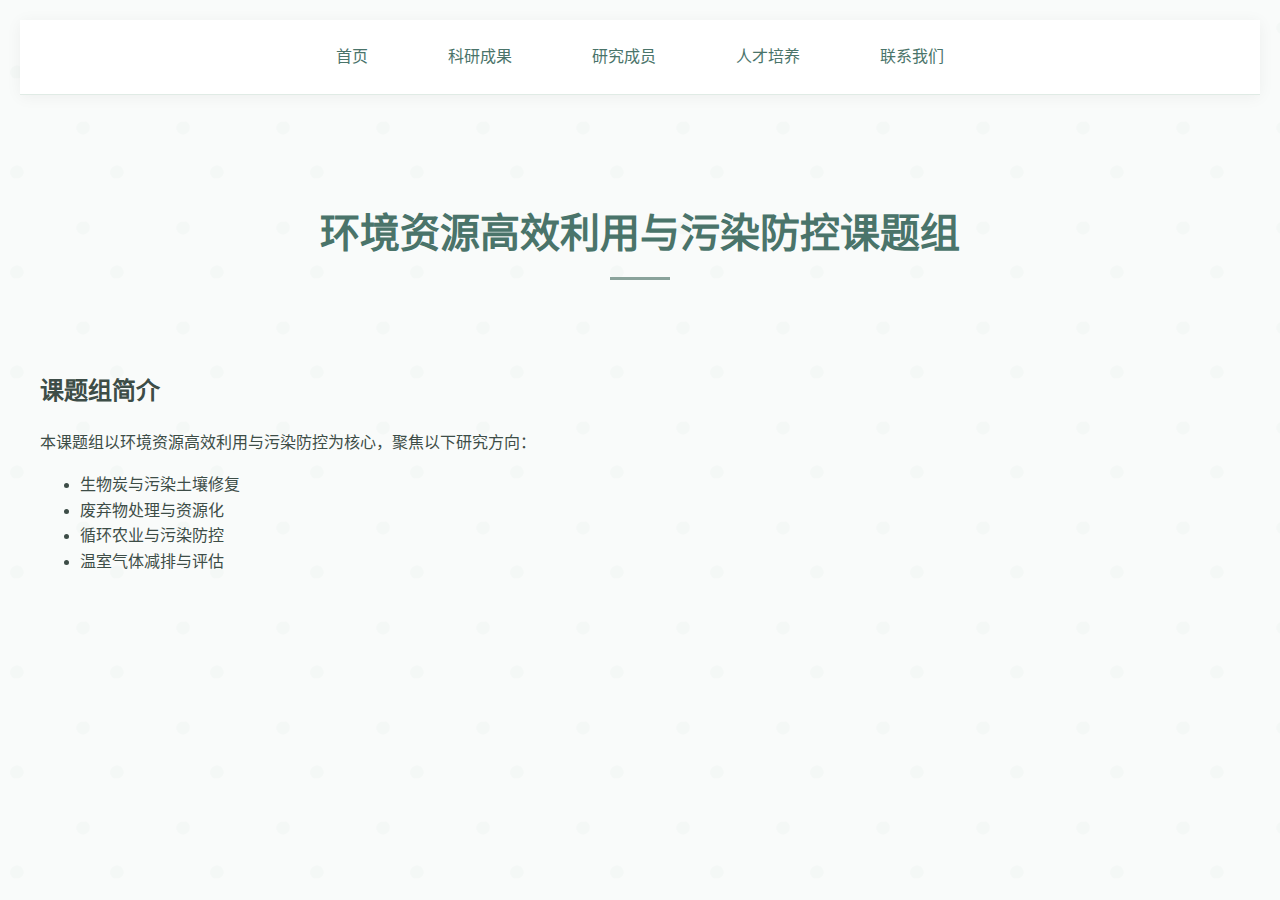
<file: index.html>
<!DOCTYPE html>
<html lang="zh-CN">
<head>
    <meta charset="UTF-8">
    <meta name="viewport" content="width=device-width, initial-scale=1.0">
    <title>环境资源研究课题组 - 华中农业大学</title>
    <link rel="stylesheet" href="styles.css">
</head>
<body>
    <nav class="main-nav">
        <ul>
            <li><a href="index.html">首页</a></li>
            <li><a href="research.html">科研成果</a></li>
            <li><a href="members.html">研究成员</a></li>
            <li><a href="admission.html">人才培养</a></li>
            <li><a href="contact.html">联系我们</a></li>
        </ul>
    </nav>

    <header class="page-header">
        <h1>环境资源高效利用与污染防控课题组</h1>
    </header>

    <main class="container">
        <section class="intro-section">
            <h2>课题组简介</h2>
            <p>本课题组以环境资源高效利用与污染防控为核心，聚焦以下研究方向：</p>
            <ul class="research-areas">
                <li>生物炭与污染土壤修复</li>
                <li>废弃物处理与资源化</li>
                <li>循环农业与污染防控</li>
                <li>温室气体减排与评估</li>
            </ul>
        </section>
    </main>
</body>
</html>
</file>
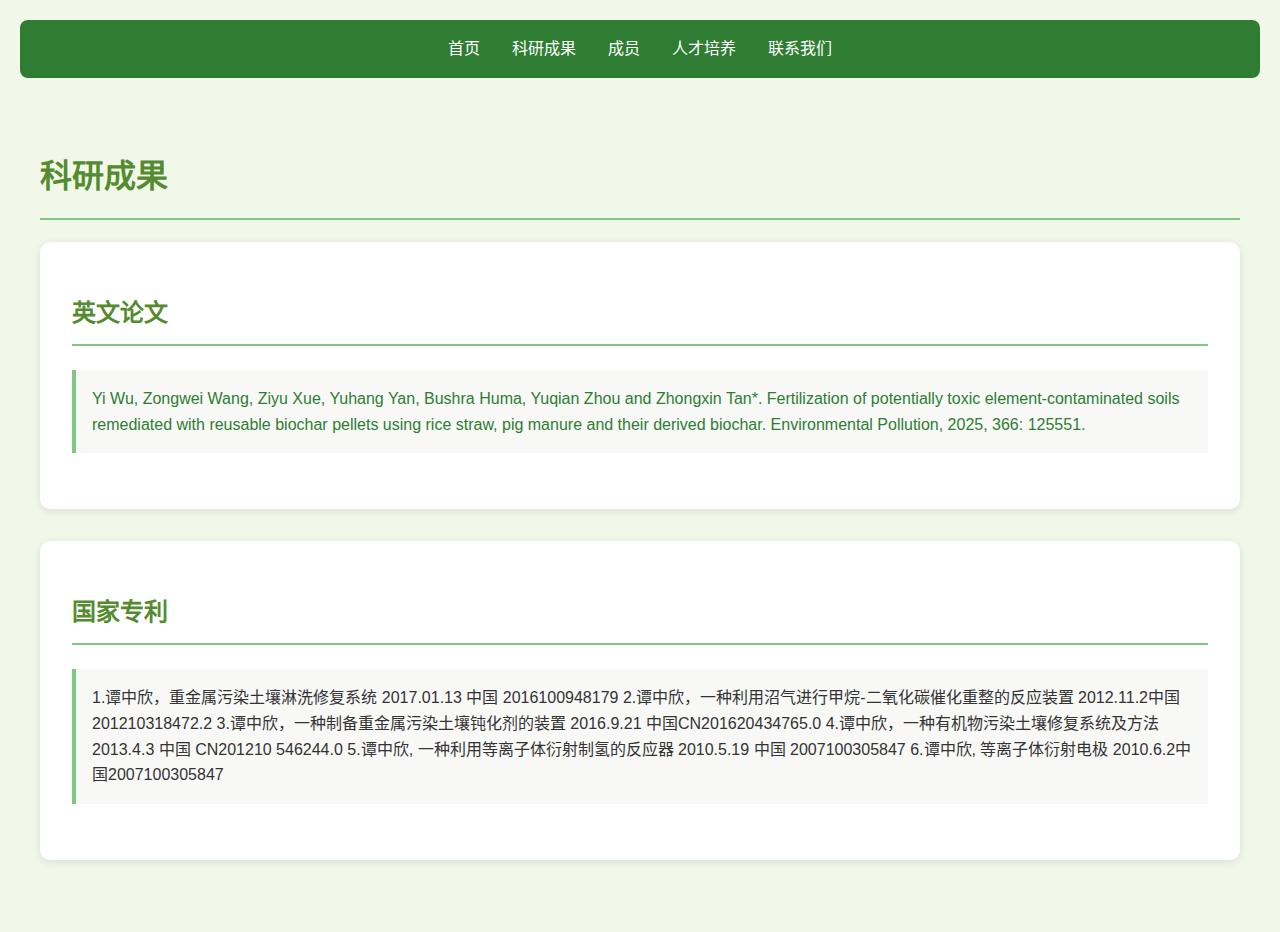
<file: achievements.html>
<!DOCTYPE html>
<html lang="zh-CN">
<head>
    <meta charset="UTF-8">
    <meta name="viewport" content="width=device-width, initial-scale=1.0">
    <title>科研成果</title>
    <link rel="stylesheet" href="css/styles.css">
</head>
<body>
    <nav>
        <ul>
            <li><a href="index.html">首页</a></li>
            <li><a href="achievements.html">科研成果</a></li>
            <li><a href="members.html">成员</a></li>
            <li><a href="recruitment.html">人才培养</a></li>
            <li><a href="contact.html">联系我们</a></li>
        </ul>
    </nav>

    <div class="container">
        <h1>科研成果</h1>
        
        <section class="paper-list">
            <h2>英文论文</h2>
            <div class="paper-item">
                <a href="https://doi.org/10.1016/j.envpol.2024.125551" target="_blank">
                    Yi Wu, Zongwei Wang, Ziyu Xue, Yuhang Yan, Bushra Huma, Yuqian Zhou and Zhongxin Tan*. Fertilization of potentially toxic element-contaminated soils remediated with reusable biochar pellets using rice straw, pig manure and their derived biochar. Environmental Pollution, 2025, 366: 125551.
                </a>
            </div>
            <!-- 重复paper-item结构添加其他论文 -->
        </section>

        <section class="paper-list">
            <h2>国家专利</h2>
            <div class="paper-item">
                1.谭中欣，重金属污染土壤淋洗修复系统 2017.01.13 中国 2016100948179
                2.谭中欣，一种利用沼气进行甲烷-二氧化碳催化重整的反应装置 2012.11.2中国 201210318472.2
                3.谭中欣，一种制备重金属污染土壤钝化剂的装置 2016.9.21 中国CN201620434765.0
                4.谭中欣，一种有机物污染土壤修复系统及方法 2013.4.3 中国 CN201210 546244.0
                5.谭中欣, 一种利用等离子体衍射制氢的反应器 2010.5.19 中国 2007100305847
                6.谭中欣, 等离子体衍射电极 2010.6.2中国2007100305847
        </section>
    </div>
</body>
</html>
</file>
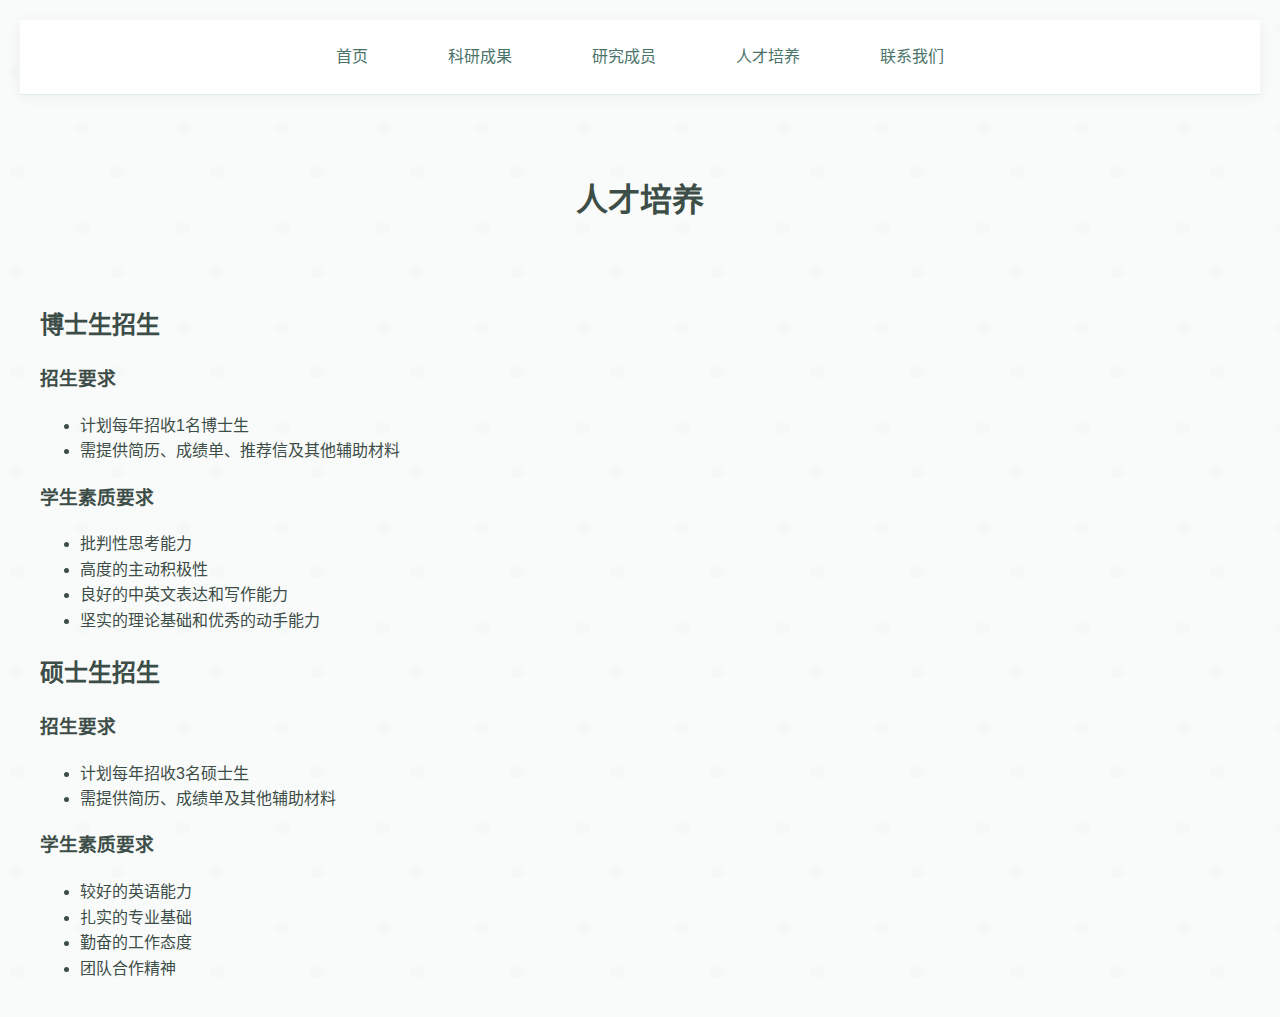
<file: admission.html>
<!DOCTYPE html>
<html lang="zh-CN">
<head>
    <meta charset="UTF-8">
    <link rel="stylesheet" href="styles.css">
    <title>人才培养 - 环境资源课题组</title>
</head>
<body>
    <nav class="main-nav">
        <ul>
            <li><a href="index.html">首页</a></li>
            <li><a href="research.html">科研成果</a></li>
            <li><a href="members.html">研究成员</a></li>
            <li><a href="admission.html">人才培养</a></li>
            <li><a href="contact.html">联系我们</a></li>
        </ul>
    </nav>

    <main class="container">
        <h1 class="page-header">人才培养</h1>

        <section class="admission-section">
            <h2>博士生招生</h2>
            <div class="requirements">
                <h3>招生要求</h3>
                <ul>
                    <li>计划每年招收1名博士生</li>
                    <li>需提供简历、成绩单、推荐信及其他辅助材料</li>
                </ul>
                
                <h3>学生素质要求</h3>
                <ul>
                    <li>批判性思考能力</li>
                    <li>高度的主动积极性</li>
                    <li>良好的中英文表达和写作能力</li>
                    <li>坚实的理论基础和优秀的动手能力</li>
                </ul>
            </div>
        </section>

        <section class="admission-section">
            <h2>硕士生招生</h2>
            <div class="requirements">
                <h3>招生要求</h3>
                <ul>
                    <li>计划每年招收3名硕士生</li>
                    <li>需提供简历、成绩单及其他辅助材料</li>
                </ul>
                
                <h3>学生素质要求</h3>
                <ul>
                    <li>较好的英语能力</li>
                    <li>扎实的专业基础</li>
                    <li>勤奋的工作态度</li>
                    <li>团队合作精神</li>
                </ul>
            </div>
        </section>
    </main>
</body>
</html>
</file>
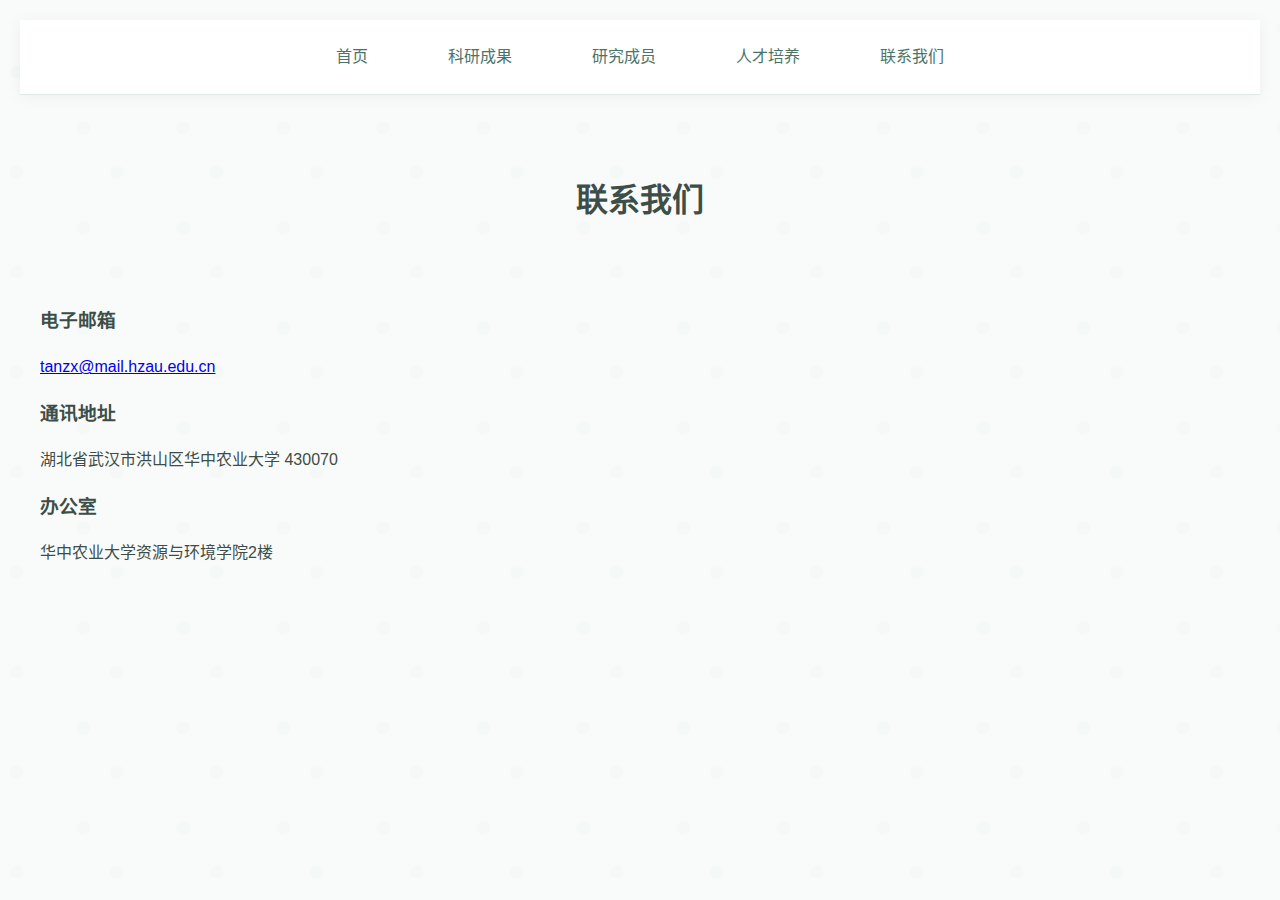
<file: contact.html>
<!DOCTYPE html>
<html lang="zh-CN">
<head>
    <meta charset="UTF-8">
    <link rel="stylesheet" href="styles.css">
    <title>联系我们 - 环境资源课题组</title>
</head>
<body>
    <nav class="main-nav">
        <ul>
            <li><a href="index.html">首页</a></li>
            <li><a href="research.html">科研成果</a></li>
            <li><a href="members.html">研究成员</a></li>
            <li><a href="admission.html">人才培养</a></li>
            <li><a href="contact.html">联系我们</a></li>
        </ul>
    </nav>

    <main class="container">
        <h1 class="page-header">联系我们</h1>
        
        <div class="contact-info">
            <div class="contact-item">
                <h3>电子邮箱</h3>
                <p><a href="mailto:tanzx@mail.hzau.edu.cn">tanzx@mail.hzau.edu.cn</a></p>
            </div>

            <div class="contact-item">
                <h3>通讯地址</h3>
                <p>湖北省武汉市洪山区华中农业大学 430070</p>
            </div>

            <div class="contact-item">
                <h3>办公室</h3>
                <p>华中农业大学资源与环境学院2楼</p>
            </div>
        </div>
    </main>
</body>
</html>
</file>
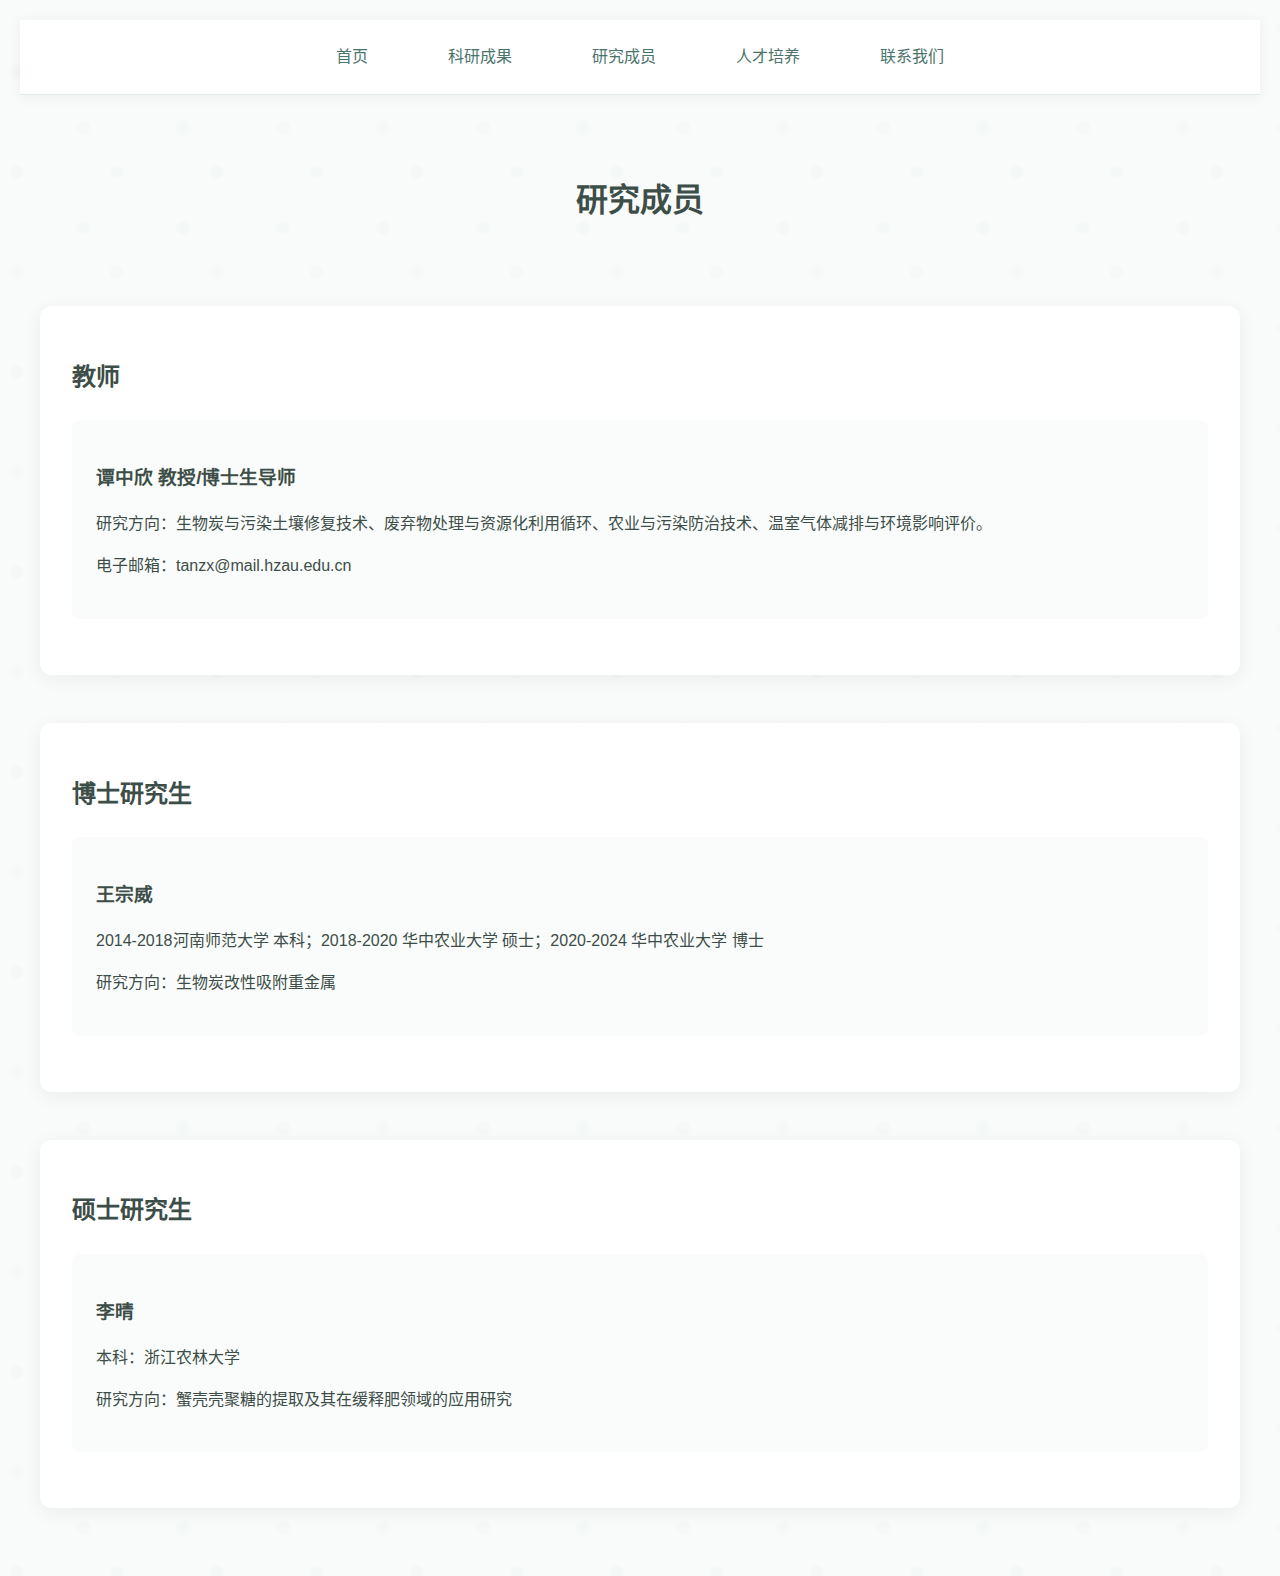
<file: members.html>
<!DOCTYPE html>
<html lang="zh-CN">
<head>
    <meta charset="UTF-8">
    <link rel="stylesheet" href="styles.css">
    <title>研究成员 - 环境资源课题组</title>
</head>
<body>
    <nav class="main-nav">
        <ul>
            <li><a href="index.html">首页</a></li>
            <li><a href="research.html">科研成果</a></li>
            <li><a href="members.html">研究成员</a></li>
            <li><a href="admission.html">人才培养</a></li>
            <li><a href="contact.html">联系我们</a></li>
        </ul>
    </nav>

    <main class="container">
        <h1 class="page-header">研究成员</h1>

        <section class="member-category">
            <h2>教师</h2>
            <div class="member-card">
                <h3>谭中欣 教授/博士生导师</h3>
                <p>研究方向：生物炭与污染土壤修复技术、废弃物处理与资源化利用循环、农业与污染防治技术、温室气体减排与环境影响评价。</p>
                <p>电子邮箱：tanzx@mail.hzau.edu.cn</p>
            </div>
        </section>

        <section class="member-category">
            <h2>博士研究生</h2>
            <div class="member-card">
                <h3>王宗威</h3>
                <p>2014-2018河南师范大学 本科；2018-2020 华中农业大学 硕士；2020-2024 华中农业大学 博士</p>
                <p>研究方向：生物炭改性吸附重金属</p>
            </div>
            <!-- 添加其他博士成员条目 -->
        </section>

        <section class="member-category">
            <h2>硕士研究生</h2>
            <div class="member-card">
                <h3>李晴</h3>
                <p>本科：浙江农林大学</p>
                <p>研究方向：蟹壳壳聚糖的提取及其在缓释肥领域的应用研究</p>
            </div>
            <!-- 添加其他硕士成员条目 -->
        </section>
    </main>
</body>
</html>
</file>
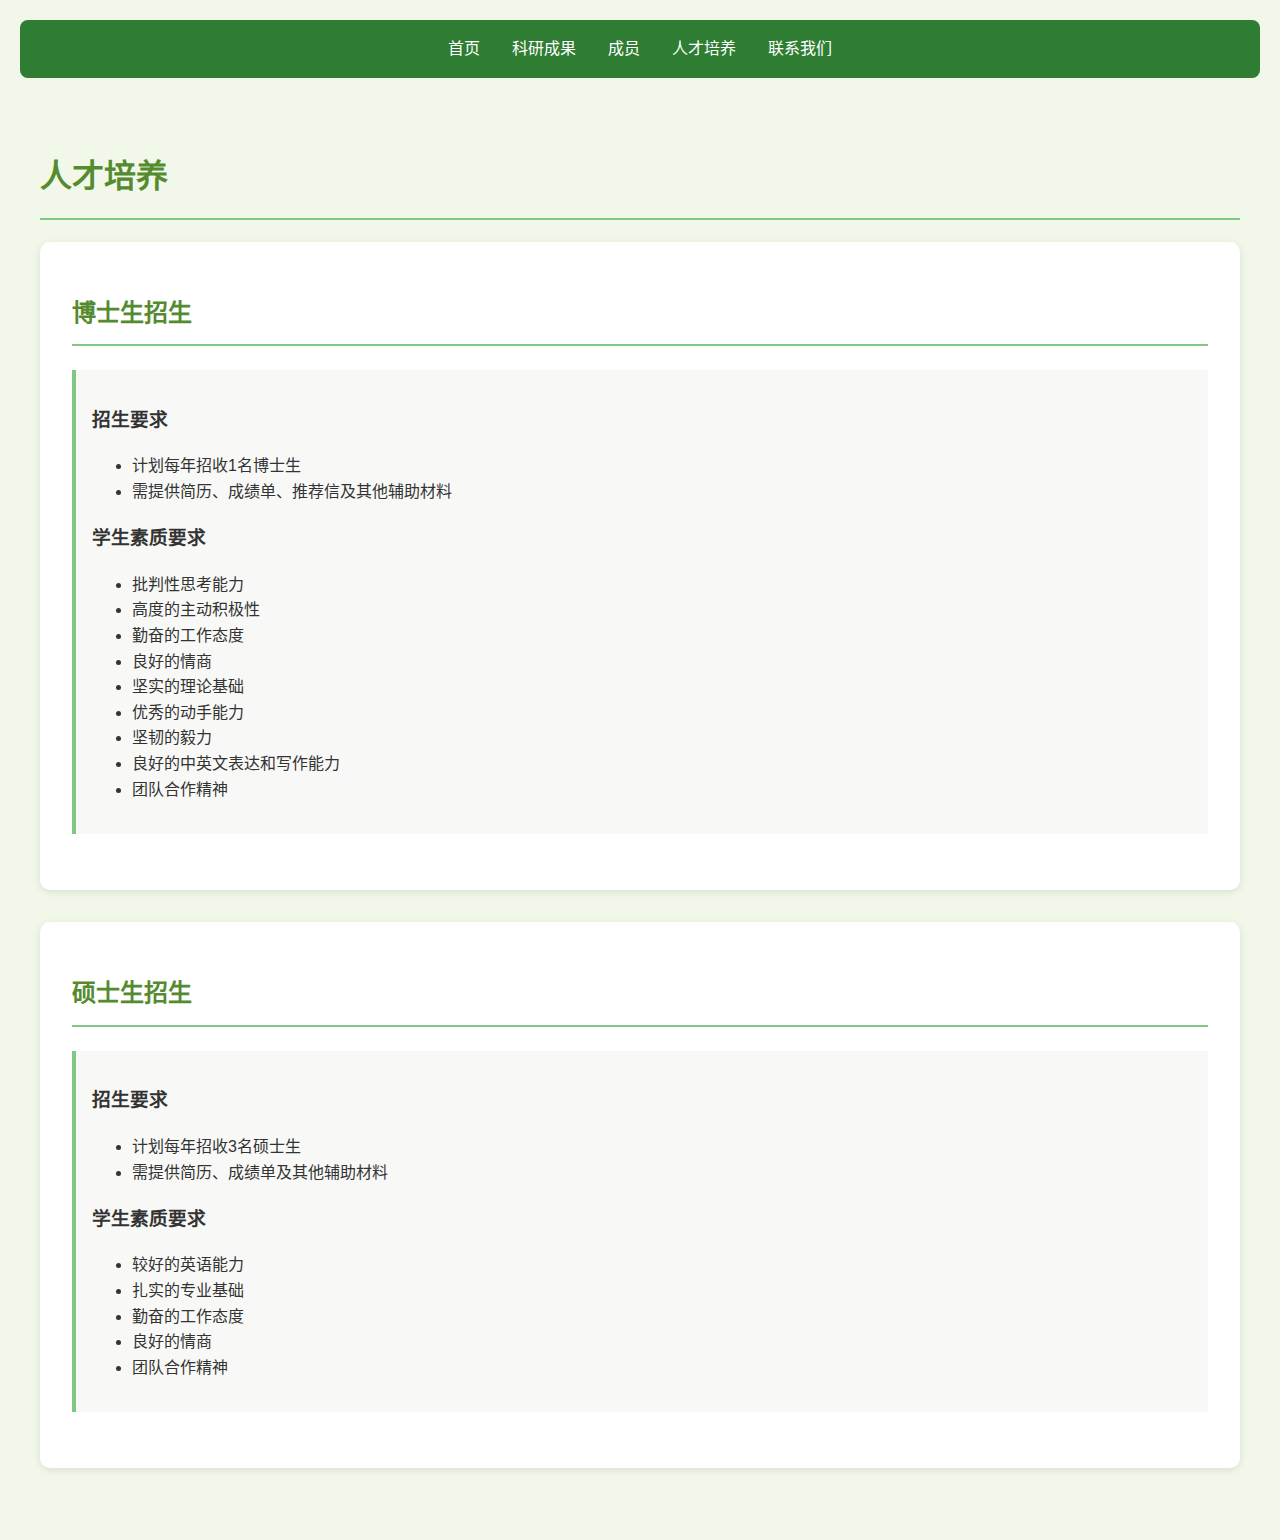
<file: recruitment.html>
<!DOCTYPE html>
<html lang="zh-CN">
<head>
    <meta charset="UTF-8">
    <meta name="viewport" content="width=device-width, initial-scale=1.0">
    <title>人才培养</title>
    <link rel="stylesheet" href="css/styles.css">
</head>
<body>
    <nav>
        <ul>
            <li><a href="index.html">首页</a></li>
            <li><a href="achievements.html">科研成果</a></li>
            <li><a href="members.html">成员</a></li>
            <li><a href="recruitment.html">人才培养</a></li>
            <li><a href="contact.html">联系我们</a></li>
        </ul>
    </nav>

    <div class="container">
        <h1>人才培养</h1>
        
        <section class="paper-list">
            <h2>博士生招生</h2>
            <div class="paper-item">
                <h3>招生要求</h3>
                <ul>
                    <li>计划每年招收1名博士生</li>
                    <li>需提供简历、成绩单、推荐信及其他辅助材料</li>
                </ul>
                
                <h3>学生素质要求</h3>
                <ul>
                    <li>批判性思考能力</li>
                    <li>高度的主动积极性</li>
                    <li>勤奋的工作态度</li>
                    <li>良好的情商</li>
                    <li>坚实的理论基础</li>
                    <li>优秀的动手能力</li>
                    <li>坚韧的毅力</li>
                    <li>良好的中英文表达和写作能力</li>
                    <li>团队合作精神</li>
                </ul>
            </div>
        </section>

        <section class="paper-list">
            <h2>硕士生招生</h2>
            <div class="paper-item">
                <h3>招生要求</h3>
                <ul>
                    <li>计划每年招收3名硕士生</li>
                    <li>需提供简历、成绩单及其他辅助材料</li>
                </ul>
                
                <h3>学生素质要求</h3>
                <ul>
                    <li>较好的英语能力</li>
                    <li>扎实的专业基础</li>
                    <li>勤奋的工作态度</li>
                    <li>良好的情商</li>
                    <li>团队合作精神</li>
                </ul>
            </div>
        </section>
    </div>
</body>
</html>
</file>
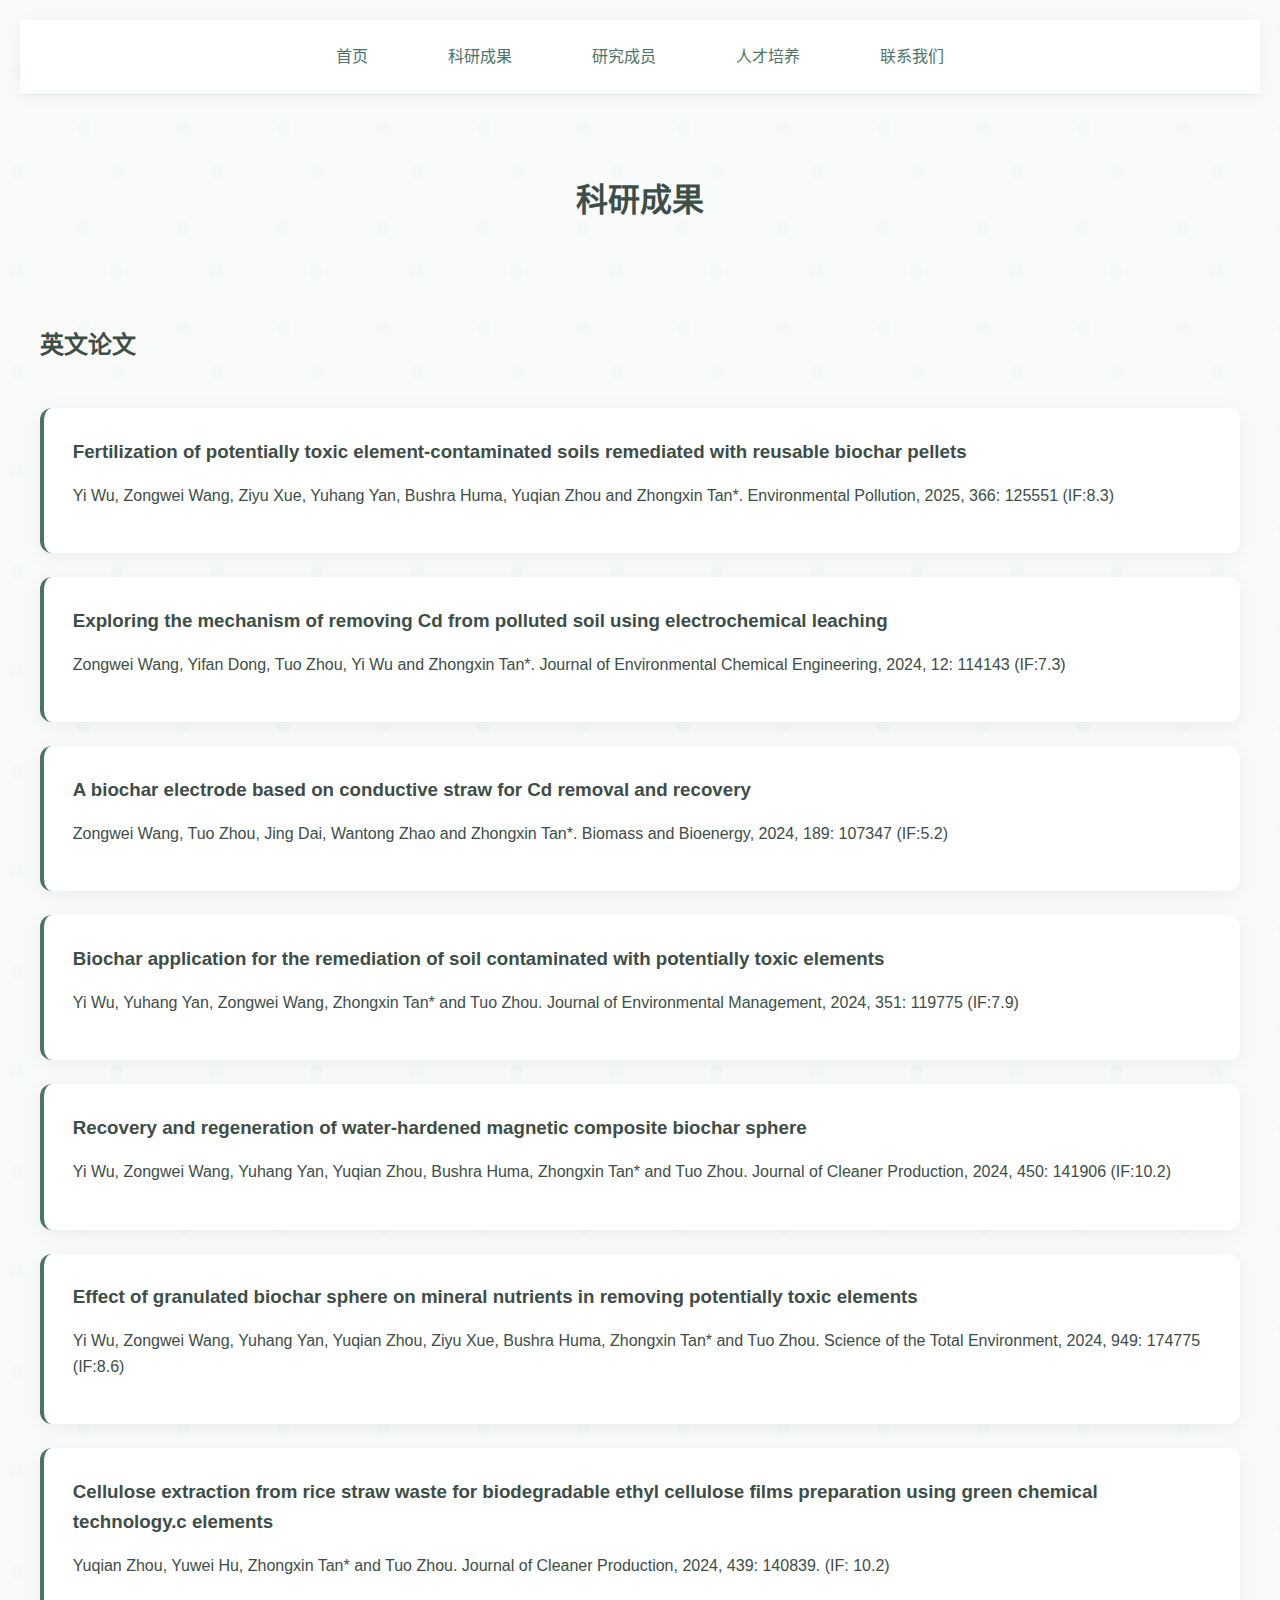
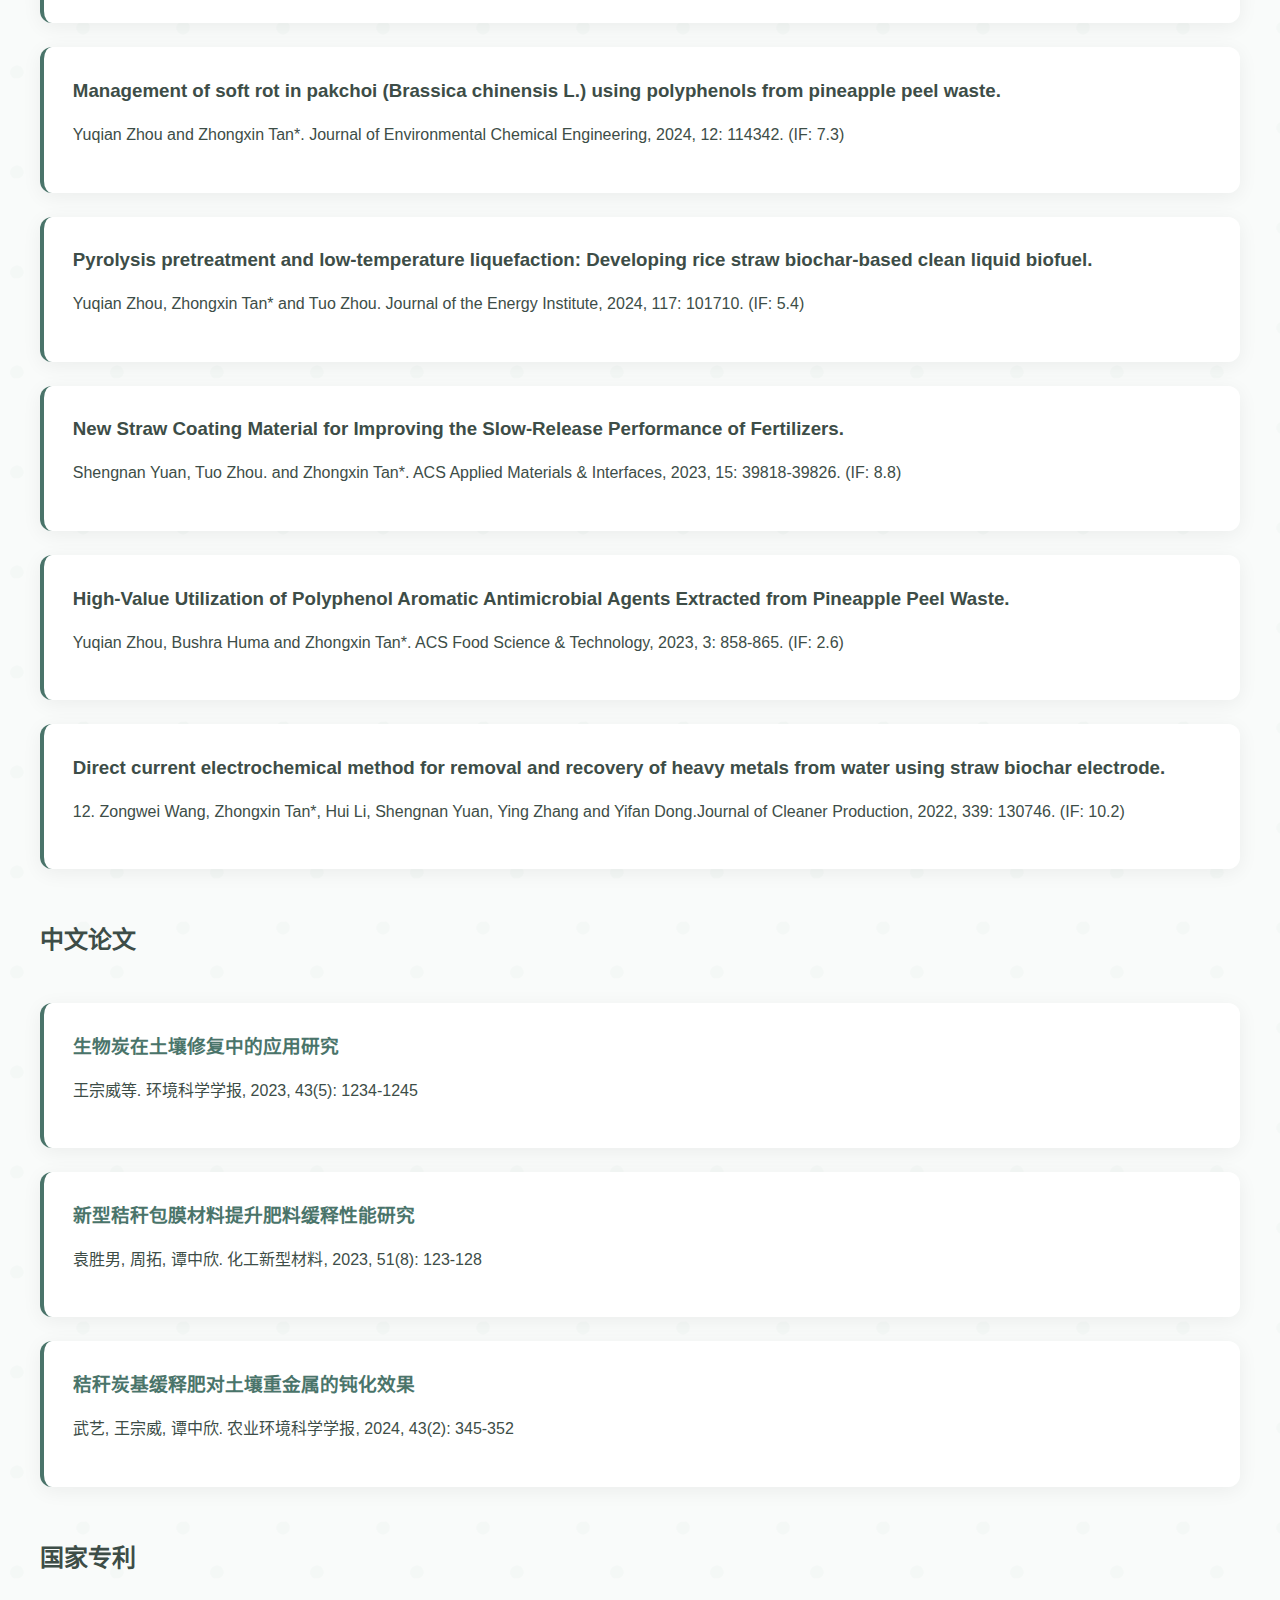
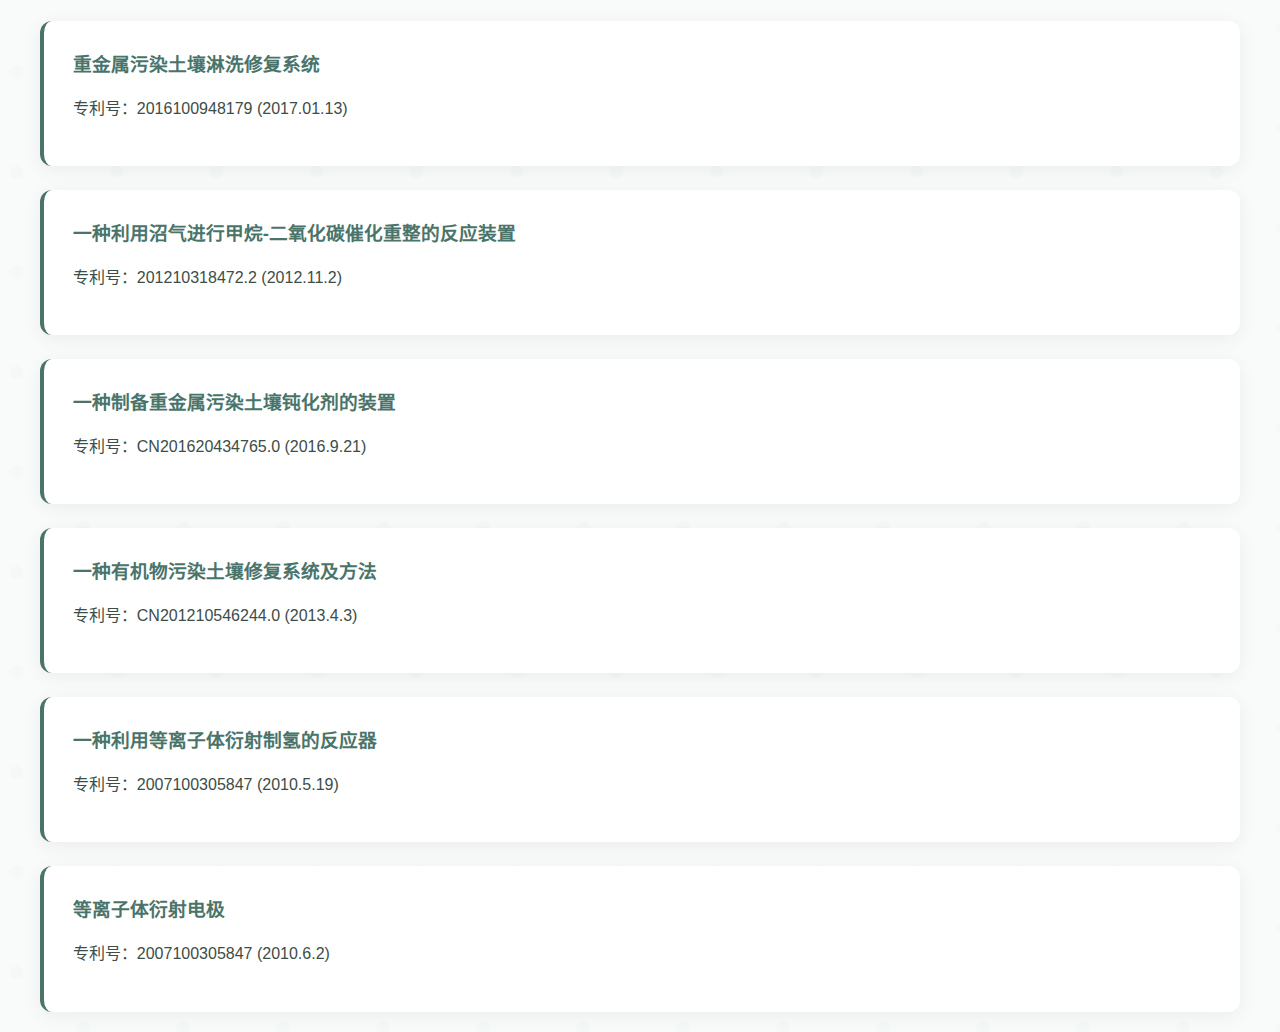
<file: research.html>
<!DOCTYPE html>
<html lang="zh-CN">
<head>
    <meta charset="UTF-8">
    <link rel="stylesheet" href="styles.css">
    <title>科研成果 - 环境资源课题组</title>
</head>
<body>
    <nav class="main-nav">
        <ul>
            <li><a href="index.html">首页</a></li>
            <li><a href="research.html">科研成果</a></li>
            <li><a href="members.html">研究成员</a></li>
            <li><a href="admission.html">人才培养</a></li>
            <li><a href="contact.html">联系我们</a></li>
        </ul>
    </nav>

    <main class="container">
        <h1 class="page-header">科研成果</h1>
        
        <section class="paper-list">
            <h2>英文论文</h2>
            <div class="paper-item">
                <h3><a href="https://doi.org/10.1016/j.envpol.2024.125551" target="_blank">Fertilization of potentially toxic element-contaminated soils remediated with reusable biochar pellets</a></h3>
                <p>Yi Wu, Zongwei Wang, Ziyu Xue, Yuhang Yan, Bushra Huma, Yuqian Zhou and Zhongxin Tan*. Environmental Pollution, 2025, 366: 125551 (IF:8.3)</p>
            </div>
            <div class="paper-item">
                <h3><a href="https://doi.org/10.1016/j.jece.2024.113143" target="_blank">Exploring the mechanism of removing Cd from polluted soil using electrochemical leaching</a></h3>
                <p>Zongwei Wang, Yifan Dong, Tuo Zhou, Yi Wu and Zhongxin Tan*. Journal of Environmental Chemical Engineering, 2024, 12: 114143 (IF:7.3)</p>
            </div>
            <div class="paper-item">
                <h3><a href="https://doi.org/10.1016/j.biombioe.2024.107347" target="_blank">A biochar electrode based on conductive straw for Cd removal and recovery</a></h3>
                <p>Zongwei Wang, Tuo Zhou, Jing Dai, Wantong Zhao and Zhongxin Tan*. Biomass and Bioenergy, 2024, 189: 107347 (IF:5.2)</p>
            </div>
            <div class="paper-item">
                <h3><a href="https://doi.org/10.1016/j.jenvman.2023.119775" target="_blank">Biochar application for the remediation of soil contaminated with potentially toxic elements</a></h3>
                <p>Yi Wu, Yuhang Yan, Zongwei Wang, Zhongxin Tan* and Tuo Zhou. Journal of Environmental Management, 2024, 351: 119775 (IF:7.9)</p>
            </div>
            <div class="paper-item">
                <h3><a href="https://doi.org/10.1016/j.jclepro.2024.141906" target="_blank">Recovery and regeneration of water-hardened magnetic composite biochar sphere</a></h3>
                <p>Yi Wu, Zongwei Wang, Yuhang Yan, Yuqian Zhou, Bushra Huma, Zhongxin Tan* and Tuo Zhou. Journal of Cleaner Production, 2024, 450: 141906 (IF:10.2)</p>
            </div>
            <div class="paper-item">
                <h3><a href="https://doi.org/10.1016/j.scitotenv.2024.174775" target="_blank">Effect of granulated biochar sphere on mineral nutrients in removing potentially toxic elements</a></h3>
                <p>Yi Wu, Zongwei Wang, Yuhang Yan, Yuqian Zhou, Ziyu Xue, Bushra Huma, Zhongxin Tan* and Tuo Zhou. Science of the Total Environment, 2024, 949: 174775 (IF:8.6)</p>
            </div>
            <div class="paper-item">
                <h3><a href="https://doi.org/10.1016/j.jclepro.2024.140839" target="_blank">Cellulose extraction from rice straw waste for biodegradable ethyl cellulose films preparation using green chemical technology.c elements</a></h3>
                <p>Yuqian Zhou, Yuwei Hu, Zhongxin Tan* and Tuo Zhou. Journal of Cleaner Production, 2024, 439: 140839. (IF: 10.2) </p>
            </div>
            <div class="paper-item">
                <h3><a href="https://doi.org/10.1016/j.jece.2024.114342" target="_blank">Management of soft rot in pakchoi (Brassica chinensis L.) using polyphenols from pineapple peel waste.</a></h3>
                <p>Yuqian Zhou and Zhongxin Tan*. Journal of Environmental Chemical Engineering, 2024, 12: 114342. (IF: 7.3)</p>
            </div>
            <div class="paper-item">
                <h3><a href="https://doi.org/10.1016/j.joei.2024.101710" target="_blank">Pyrolysis pretreatment and low-temperature liquefaction: Developing rice straw biochar-based clean liquid biofuel.</a></h3>
                <p>Yuqian Zhou, Zhongxin Tan* and Tuo Zhou. Journal of the Energy Institute, 2024, 117: 101710. (IF: 5.4) </p>
            </div>
            <div class="paper-item">
                <h3><a href="https://doi.org/10.1021/acsami.3c06408" target="_blank">New Straw Coating Material for Improving the Slow-Release Performance of Fertilizers.</a></h3>
                <p>Shengnan Yuan, Tuo Zhou. and Zhongxin Tan*. ACS Applied Materials & Interfaces, 2023, 15: 39818-39826. (IF: 8.8)  </p>
            </div>    
            <div class="paper-item">
                <h3><a href="https://doi.org/10.1021/acsfoodscitech.3c00048" target="_blank">High-Value Utilization of Polyphenol Aromatic Antimicrobial Agents Extracted from Pineapple Peel Waste.</a></h3>
                <p>Yuqian Zhou, Bushra Huma and Zhongxin Tan*. ACS Food Science & Technology, 2023, 3: 858-865. (IF: 2.6) </p>
            </div>
            <div class="paper-item">
                <h3><a href="https://doi.org/10.1016/j.jclepro.2022.130746" target="_blank">Direct current electrochemical method for removal and recovery of heavy metals from water using straw biochar electrode.</a></h3>
                <p>12. Zongwei Wang, Zhongxin Tan*, Hui Li, Shengnan Yuan, Ying Zhang and Yifan Dong.Journal of Cleaner Production, 2022, 339: 130746. (IF: 10.2)  </p>
            </div>
        </section>

        <section class="paper-list">
            <h2>中文论文</h2>
            <div class="paper-item">
                <h3>生物炭在土壤修复中的应用研究</h3>
                <p>王宗威等. 环境科学学报, 2023, 43(5): 1234-1245</p>
            </div>
            <div class="paper-item">
                <h3>新型秸秆包膜材料提升肥料缓释性能研究</h3>
                <p>袁胜男, 周拓, 谭中欣. 化工新型材料, 2023, 51(8): 123-128</p>
            </div>
            <div class="paper-item">
                <h3>秸秆炭基缓释肥对土壤重金属的钝化效果</h3>
                <p>武艺, 王宗威, 谭中欣. 农业环境科学学报, 2024, 43(2): 345-352</p>
            </div>
        </section>

        <section class="paper-list">
            <h2>国家专利</h2>
            <div class="paper-item">
                <h3>重金属污染土壤淋洗修复系统</h3>
                <p>专利号：2016100948179 (2017.01.13)</p>
            </div>
            <div class="paper-item">
                <h3>一种利用沼气进行甲烷-二氧化碳催化重整的反应装置</h3>
                <p>专利号：201210318472.2 (2012.11.2)</p>
            </div>
            <div class="paper-item">
                <h3>一种制备重金属污染土壤钝化剂的装置</h3>
                <p>专利号：CN201620434765.0 (2016.9.21)</p>
            </div>
            <div class="paper-item">
                <h3>一种有机物污染土壤修复系统及方法</h3>
                <p>专利号：CN201210546244.0 (2013.4.3)</p>
            </div>
            <div class="paper-item">
                <h3>一种利用等离子体衍射制氢的反应器</h3>
                <p>专利号：2007100305847 (2010.5.19)</p>
            </div>
            <div class="paper-item">
                <h3>等离子体衍射电极</h3>
                <p>专利号：2007100305847 (2010.6.2)</p>
            </div>
        </section>
    </main>
</body>
</html>
</file>
<file: styles.css>
:root {
    --primary-color: #4a746a; /* 青瓷绿 */
    --secondary-color: #6c857c; /* 灰绿色 */
    --accent-color: #8aa39b;   /* 雾绿色 */
    --text-color: #3d4d47;     /* 深墨绿 */
    --background-color: #f9fbfa; /* 雪白色 */
    --natural-pattern: url("data:image/svg+xml,%3Csvg width='100' height='100' viewBox='0 0 100 100' xmlns='http://www.w3.org/2000/svg'%3E%3Cpath d='M84.2 21.9c-3.3-1-6.7 1.2-7.7 4.5-.4 1.3-.2 2.7.4 3.9 1.6 3.4 5.4 5.1 8.8 3.5 3.4-1.6 5.1-5.4 3.5-8.8-.7-1.5-1.9-2.7-3.4-3.4zM15.8 78.1c3.3 1 6.7-1.2 7.7-4.5.4-1.3.2-2.7-.4-3.9-1.6-3.4-5.4-5.1-8.8-3.5-3.4 1.6-5.1 5.4-3.5 8.8.7 1.5 1.9 2.7 3.4 3.4z' fill='%23d8e3db' fill-opacity='0.15'/%3E%3C/svg%3E");
}

body {
    font-family: 'Helvetica Neue', '微软雅黑', sans-serif;
    line-height: 1.6;
    color: var(--text-color);
    background-color: var(--background-color);
    margin: 0;
    padding: 20px;
    background-image: var(--natural-pattern);
}

.main-nav {
    background-color: rgba(255,255,255,0.95);
    padding: 1.5rem 0;
    margin-bottom: 2rem;
    box-shadow: 0 2px 15px rgba(0,0,0,0.05);
    border-bottom: 1px solid #e0ebe5;
}

.main-nav ul {
    list-style: none;
    padding: 0;
    margin: 0;
    display: flex;
    justify-content: center;
    gap: 3rem;
}

.main-nav a {
    color: var(--primary-color);
    text-decoration: none;
    font-weight: 500;
    transition: all 0.3s cubic-bezier(0.4, 0, 0.2, 1);
    padding: 0.5rem 1rem;
    position: relative;
}

.main-nav a:hover {
    color: var(--accent-color);
}

.main-nav a::after {
    content: '';
    position: absolute;
    width: 0;
    height: 2px;
    bottom: -5px;
    left: 0;
    background-color: var(--primary-color);
    transition: width 0.3s ease;
}

.main-nav a:hover::after {
    width: 100%;
}

.page-header {
    text-align: center;
    margin: 3rem 0;
    padding: 2rem 0;
    position: relative;
}

.page-header h1 {
    color: var(--primary-color);
    font-size: 2.5rem;
    position: relative;
    display: inline-block;
}

.page-header h1::after {
    content: '';
    position: absolute;
    width: 60px;
    height: 3px;
    background: var(--accent-color);
    bottom: -15px;
    left: 50%;
    transform: translateX(-50%);
}

.container {
    max-width: 1200px;
    margin: 0 auto;
    padding: 0 20px;
}

.paper-list {
    margin-top: 2rem;
    display: grid;
    gap: 1.5rem;
}

.paper-item {
    background: rgba(255,255,255,0.95);
    padding: 1.8rem;
    border-radius: 12px;
    box-shadow: 0 4px 20px rgba(0,0,0,0.06);
    transition: transform 0.3s ease, box-shadow 0.3s ease;
    border-left: 4px solid var(--primary-color);
}

.paper-item:hover {
    transform: translateY(-5px);
    box-shadow: 0 6px 25px rgba(0,0,0,0.1);
}

.paper-item h3 {
    margin: 0 0 1rem;
    color: var(--primary-color);
}

.paper-item a {
    color: var(--text-color);
    text-decoration: none;
    transition: color 0.3s;
}

.paper-item a:hover {
    color: var(--accent-color);
}

.member-category {
    margin: 3rem 0;
    padding: 2rem;
    background: rgba(255,255,255,0.95);
    border-radius: 12px;
    box-shadow: 0 4px 20px rgba(0,0,0,0.06);
}

.member-card {
    padding: 1.5rem;
    margin: 1.5rem 0;
    border-radius: 8px;
    background: rgba(250,252,251,0.9);
    transition: transform 0.3s ease;
}

.member-card:hover {
    transform: translateX(10px);
}

@media (max-width: 768px) {
    .main-nav ul {
        flex-direction: column;
        gap: 1rem;
        text-align: center;
    }
    
    .paper-item {
        padding: 1.2rem;
    }
    
    .page-header h1 {
        font-size: 2rem;
    }
}

/* 自然元素装饰 */
.page-header::before {
    content: "\f06c"; /* Font Awesome leaf icon */
    font-family: "Font Awesome 5 Free";
    position: absolute;
    top: -10px;
    left: 50%;
    transform: translateX(-50%);
    color: var(--primary-color);
    font-size: 2.5rem;
    opacity: 0.1;
}
</file>
<file: css/styles.css>
/* 绿色环保主题样式 */
:root {
    --primary-green: #2E7D32;
    --secondary-green: #81C784;
    --background: #F1F8E9;
    --accent: #558B2F;
}

body {
    font-family: 'Segoe UI', 'Microsoft YaHei', sans-serif;
    line-height: 1.6;
    margin: 0;
    padding: 20px;
    background-color: var(--background);
    color: #333;
}

nav {
    background: var(--primary-green);
    padding: 1rem;
    border-radius: 8px;
    margin-bottom: 2rem;
}

nav ul {
    list-style: none;
    padding: 0;
    margin: 0;
    display: flex;
    gap: 2rem;
    justify-content: center;
}

nav a {
    color: white;
    text-decoration: none;
    font-weight: 500;
    transition: opacity 0.3s;
}

nav a:hover {
    opacity: 0.8;
}

.container {
    max-width: 1200px;
    margin: 0 auto;
    padding: 20px;
}

h1, h2 {
    color: var(--accent);
    border-bottom: 2px solid var(--secondary-green);
    padding-bottom: 0.5em;
}

.paper-list, .member-card {
    background: white;
    padding: 2rem;
    border-radius: 10px;
    box-shadow: 0 2px 8px rgba(0,0,0,0.1);
    margin-bottom: 2rem;
}

.paper-item {
    margin: 1.5rem 0;
    padding: 1rem;
    border-left: 4px solid var(--secondary-green);
    background: #F8F9F7;
}

.paper-item a {
    color: var(--primary-green);
    text-decoration: none;
}

.paper-item a:hover {
    text-decoration: underline;
}

.member-grid {
    display: grid;
    grid-template-columns: repeat(auto-fill, minmax(300px, 1fr));
    gap: 2rem;
}

.member-card {
    text-align: center;
    padding: 2rem;
}

.member-card h3 {
    color: var(--primary-green);
    margin: 1rem 0;
}

@media (max-width: 768px) {
    nav ul {
        flex-direction: column;
        gap: 1rem;
    }
    
    .container {
        padding: 10px;
    }
}
</file>
